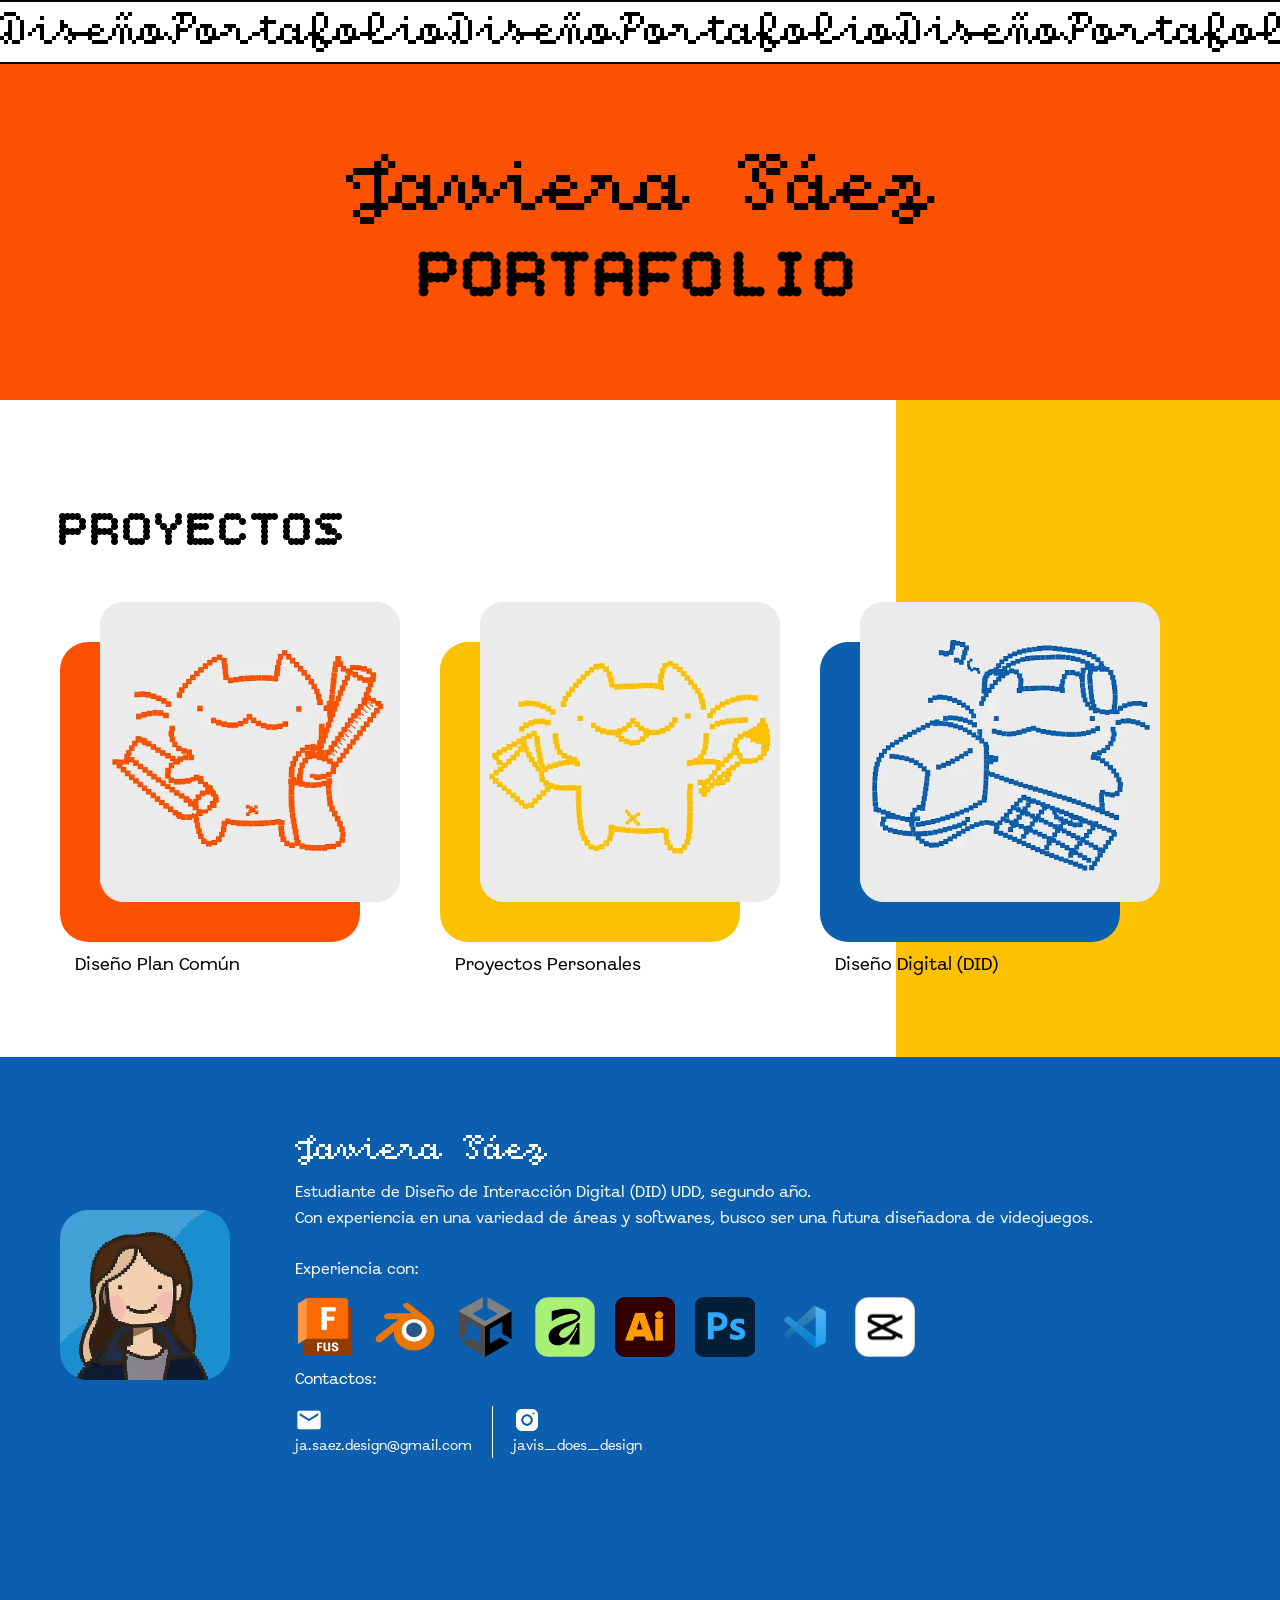
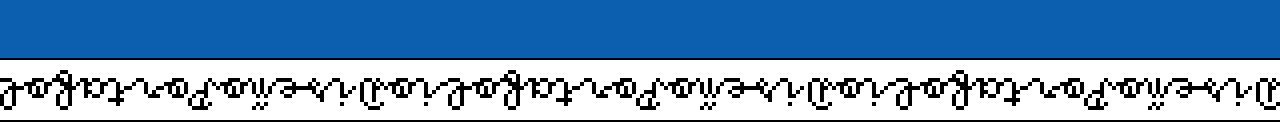
<file: index.html>
<!--Hola! Este es mi primer trabajo con Visual Studio Code, sé que probablemente es una aberacción de código :/, pero es lo mejor que pude hacer en tiempo límitado y con poco conocimiento. Espero que algún día lo pueda mejorar con mayor conocimiento!-->

<!-- Define al navegador que estamos utilizando la versión estándar de HTML5 -->
<!DOCTYPE html>
<!-- Abre el documento HTML y define el idioma principal (español) -->
<html lang="es">
<!--Contiene configuraciones, enlaces a CSS/JS y metadatos.-->
<head>
    <!-- Define la codificación de caracteres universal UTF-8 (admite acentos, ñ, emojis) -->
    <meta charset="UTF-8">
    <!-- Configura la visualización responsiva, adaptando el ancho del sitio al tamaño de la pantalla del dispositivo -->
    <meta name="viewport" content="width=device-width, initial-scale=1.0">
    <!-- Define el título de la pestaña del navegador -->
    <title>Mi Portafolio :) Javiera Sáez</title>
    <!-- Establecer favicon -->
    <link rel="icon" type="image/webp" href="assets/perfil.webp">
    <!-- Conexión previa a los servidores de Google Fonts para acelerar la carga de fuentes -->
    <link rel="preconnect" href="https://fonts.googleapis.com">
    <link rel="preconnect" href="https://fonts.gstatic.com" crossorigin>
    <!-- Carga de la tipografía Outfit desde Google Fonts en distintos grosores de letra -->
    <link href="https://fonts.googleapis.com/css2?family=Outfit:wght@300;400;500;600;700;800&display=swap" rel="stylesheet">
    
    <!-- Vincula la hoja de estilos CSS externa-->
    <link rel="stylesheet" href="css/styles.css">
</head>
<!--Contiene todo el contenido visible de la página.-->
<body>
  <!--========================================================
    FRANJA SUPERIOR ANIMADA
    ========================================================-->
  <!--Aspecto visual de "caja" de texto-->
  <div class="franja-texto">
    <!--Movimiento de texto-->
    <div class="ticker-track">
    <!-- El texto se duplica para que la animación sea continua -->
    <span class="text-sup">DiseñoPortafolioDiseñoPortafolioDiseñoPortafolioDiseñoPortafolio</span>
    <span class="text-sup">DiseñoPortafolioDiseñoPortafolioDiseñoPortafolioDiseñoPortafolio</span>
  </div><!-- fin ticker-track -->
</div><!-- fin franja-texto -->
 
  <!--========================================================
    SECCIÓN SUPERIOR  (títulos + cabecera)
    ========================================================-->
  <!-- Cabecera del sitio (header) -->
  <header class="cabecera">
    <h1 class="title_javiera_saez">Javiera Sáez</h1>
    <h2 class="title_portafolio">PORTAFOLIO</h2>
  </header>

  <!--=======================================================
    SECCIÓN TRABAJOS: tarjetas con los gatitos
    =======================================================-->
  <!--Área blanca de menú donde van las tarjetas-->
  <section class="seccion-trabajos">

  <!-- Rect amarillo decorativo (franja derecha) -->
    <div class="rectangle_fondo_amarillo"></div>

    <!-- Contenido principal -->
    <div class="contenido_principal">
      <!-- Título -->
      <br><br> 
      <h1 class="title_trabajos">PROYECTOS</h1>
      
      <!-- Las tres tarjetas / botones de navegación -->
      <div class="contenedor-botones">
 
        <!-- 1. Diseño Plan Común -->
        <a href="plan-comun.html" class="tarjeta-categoria", target="_self">
          <div class="tarjeta-visual">
            <div class="rectangle_rojo"></div>
            <!--imágen de gatito con dos rutas (normal y hover) marcadas como "data-"-->
            <!--interacción para JavaSript marcada con class .img-hover-->
            <img src="assets/gatito1.webp"
             data-normal="assets/gatito1.webp" 
             data-hover="assets/gatito1-hover.webp"
             class="img_gatito1 img-hover" 
             alt="Diseño Plan Común">
          </div><!--fin tarjeta-visual-->
          <span class="text_diseño-plan-comun">Diseño Plan Común</span>
        </a>
 
        <!-- 2. Proyectos Personales -->
        <a href="proyectos-personales.html" class="tarjeta-categoria", target="_self">
          <div class="tarjeta-visual">
            <div class="rectangle_amarillo"></div>
            <!--imágen de gatito con dos rutas (normal y hover) marcadas como "data-"-->
            <!--interacción para JavaSript marcada con class .img-hover-->
             <img src="assets/gatito2.webp" 
             data-normal="assets/gatito2.webp" 
             data-hover="assets/gatito2-hover.webp"
             class="img_gatito2 img-hover" 
             alt="Proyectos Personales"> 
          </div>
          <span class="text-proyectos-personales">Proyectos Personales</span>
        </a>
 
        <!-- 3. Diseño Digital (DID) -->
        <a href="diseno-digital.html" class="tarjeta-categoria", target="_self">
          <div class="tarjeta-visual">
            <!--imágen de gatito con dos rutas (normal y hover) marcadas como "data-"-->
            <!--interacción para JavaSript marcada con class .img-hover-->
            <div class="rectangle_azul"></div>
             <img src="assets/gatito3.webp" 
             data-normal="assets/gatito3.webp" 
             data-hover="assets/gatito3-hover.webp"
             class="img_gatito3 img-hover" 
             alt="Diseño Digital (DID)"> 
          </div>
          <span class="text-DID">Diseño Digital (DID)</span>
        </a>
 
      </div><!-- fin contenedor-botones -->
    </div><!-- fin contenido-principal -->
  </section>
 
  <!-- Franja azul delgada de separación -->
  <div class="rectangle_fondo_azul"></div>
 
  <!-- ======================================================
       FOOTER: contacto
  ======================================================= -->
  <!--Organizaciòn del footer-->
  <footer class="footer">
 
    <!-- Foto de perfil -->
    <img src="assets/perfil.webp" class="img-perfil">
 
    <!-- Línea divisora entre foto y texto -->
    <div class="vertical-line-1"></div>
 
    <!-- Bloque de nombre + texto de info + iconos (mail, insta) -->
    <div class="bloque-contacto">
 
      <p class="text_contacto_javiera-saez">Javiera Sáez</p>
 
      <p class="text_contacto_info">
        Estudiante de Diseño de Interacción Digital (DID) UDD, segundo año.<br>
        Con experiencia en una variedad de áreas y softwares, busco ser una futura diseñadora de videojuegos.
        <br><br>
        Experiencia con:
      </p>

      <!-- Fila de íconos -->
      <div class="fila-iconos">
 
        <!-- Mail -->
        <div class="icono-grupo">
          <img src="assets/fusion.png" class="img_software" alt="fusion">
        </div>

        <div class="icono-grupo">
          <img src="assets/blender.png" class="img_software" alt="blender">
        </div>
        
        <div class="icono-grupo">
          <img src="assets/unity.png" class="img_software" alt="unity">
        </div>

        <div class="icono-grupo">
          <img src="assets/affinity.png" class="img_software" alt="affinity">
        </div>

        <div class="icono-grupo">
          <img src="assets/illustrator.png" class="img_software" alt="adobe_illustrator">
        </div>

        <div class="icono-grupo">
          <img src="assets/photoshop.png" class="img_software" alt="adobe_photoshop">
        </div>

        <div class="icono-grupo">
          <img src="assets/Visual_studio.png" class="img_software" alt="visual_studio_code">
        </div>

        <div class="icono-grupo">
          <img src="assets/capcut.png" class="img_software" alt="capcut">
        </div>

      </div><!-- fin fila-iconos -->

      <p class="text_contacto_info">
        Contactos:
      </p>

      <!-- Fila de íconos -->
      <div class="fila-iconos">
 
        <!-- Mail -->
        <div class="icono-grupo">
          <img src="assets/mail.png" class="img_mail" alt="mail">
          <span class= "text_mail_udd">ja.saez.design@gmail.com</span>
        </div>
 
        <!-- Línea divisora vertical entre mail e instagram -->
        <div class="vertical-line-2"></div>
 
        <!-- Instagram -->
        <div class="icono-grupo">
          <img src="assets/insta.png" class="img_instagram" alt="instagram">
          <span class="text_xxx">javis_does_design</span>
        </div>
 
      </div><!-- fin fila-iconos -->
 
    </div><!-- fin bloque-contacto -->
 
  </footer>
  <!--========================================================
    FRANJA INFERIOR ANIMADA
    ========================================================-->
  <div class="franja-texto-inferior">
    <div class="ticker-track">
    <!-- El texto se duplica para que la animación sea continua -->
    <span class="text-inf">DiseñoPortafolioDiseñoPortafolioDiseñoPortafolioDiseñoPortafolio</span>
    <span class="text-inf">DiseñoPortafolioDiseñoPortafolioDiseñoPortafolioDiseñoPortafolio</span>
  </div><!---Fin ticker-track-->
</div><!---Fin franja-texto-inferior-->

<!-- Vincula el script externo (siempre al final del <body>) -->
  <script src="js/script.js"></script>
   
</body><!---FIN BODY-->
</html><!---FIN PÁGINA-->
</file>
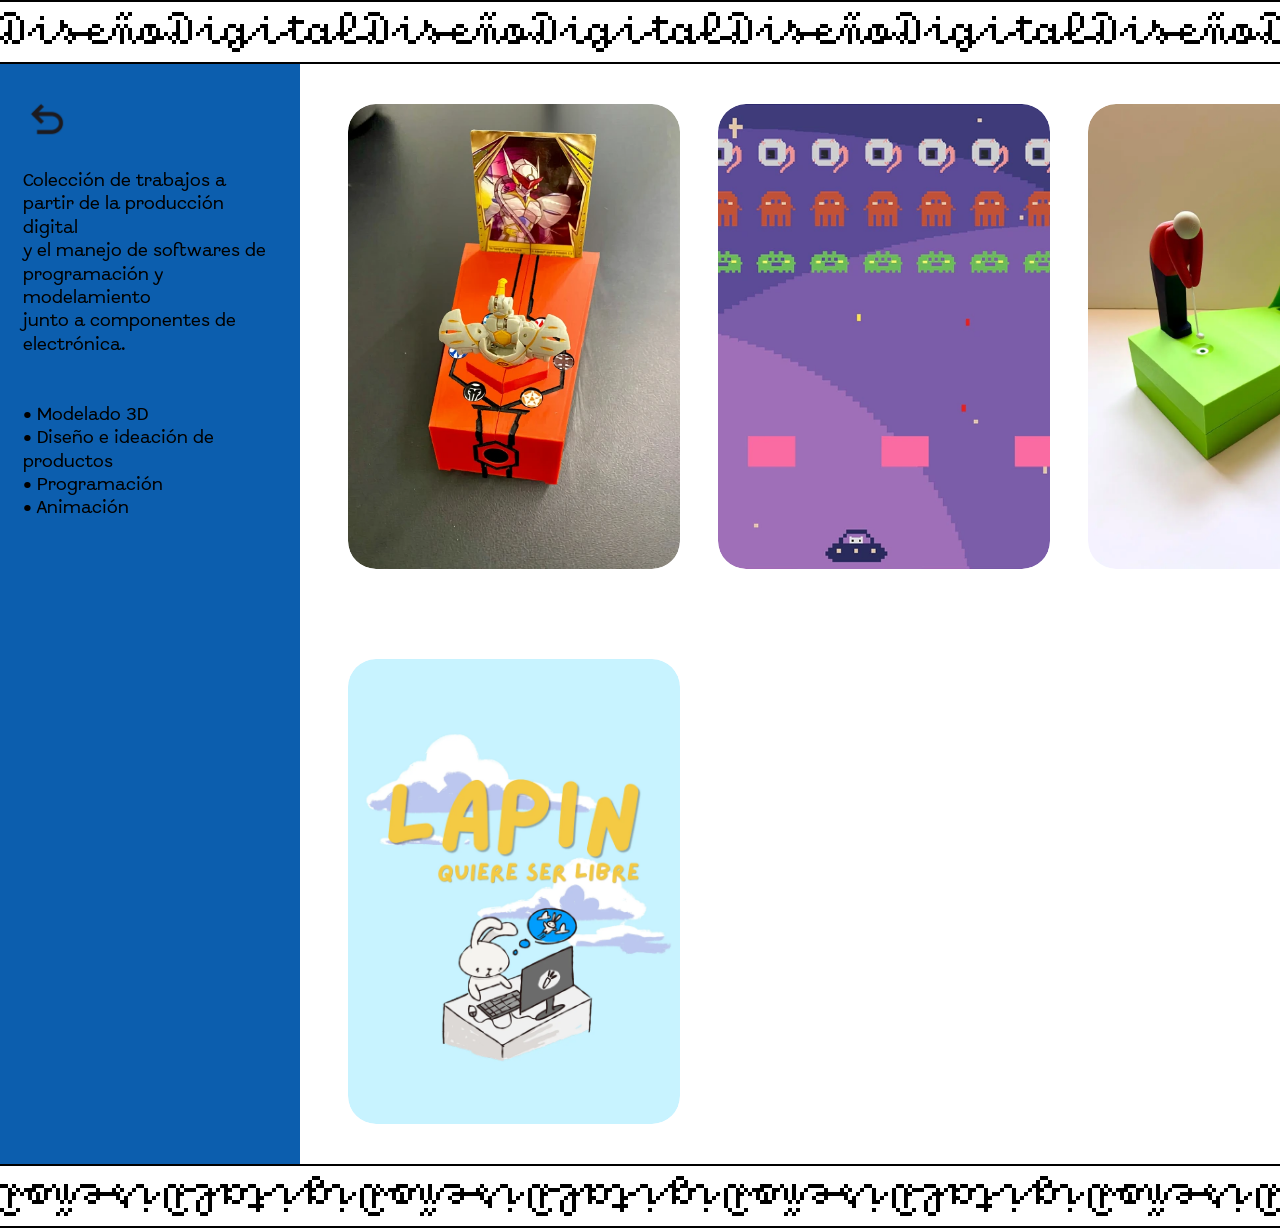
<file: diseno-digital.html>
<!-- Define al navegador que estamos utilizando la versión estándar de HTML5 -->
<!DOCTYPE html>
<!-- Abre el documento HTML y define el idioma principal en español -->
<html lang="en">
<head>
    <!-- Define la codificación de caracteres universal UTF-8 (admite acentos, ñ, emojis) -->
    <meta charset="UTF-8">
    <!-- Configura la visualización responsive, adaptando el ancho del sitio al tamaño de la pantalla del dispositivo -->
    <meta name="viewport" content="width=device-width, initial-scale=1.0">
    <!-- Define el título de la pestaña del navegador -->
    <title>Mi Portafolio :) Diseño Digital</title>
    <!-- Establecer favicon -->
    <link rel="icon" type="image/webp" href="assets/perfil.webp">
    <!-- Conexión previa a los servidores de Google Fonts para acelerar la carga de fuentes -->
    <link rel="preconnect" href="https://fonts.googleapis.com">
    <link rel="preconnect" href="https://fonts.gstatic.com" crossorigin>
    <!-- Carga de la tipografía Outfit desde Google Fonts en distintos grosores de letra -->
    <link href="https://fonts.googleapis.com/css2?family=Outfit:wght@300;400;500;600;700;800&display=swap" rel="stylesheet">
    <!-- Vincula la hoja de estilos CSS externa -->
    <link rel="stylesheet" href="css/styles.css">

</head>
<!--Contiene todo el contenido visible de la página.-->
<body>
 
  <!-- ===========================================
    FRANJA SUPERIOR ANIMADA
  =========================================== -->
  <!--Aspecto visual de "caja" de texto-->
  <div class="franja-texto">
    <!--Movimiento de texto-->
    <div class="ticker-track">
    <!-- El texto se duplica para que la animación sea continua -->
    <span class="text-sup">DiseñoDigitalDiseñoDigitalDiseñoDigitalDiseñoDigitalDiseñoDigitalDiseñoDigital</span>
    <span class="text-sup">DiseñoDigitalDiseñoDigitalDiseñoDigitalDiseñoDigitalDiseñoDigitalDiseñoDigital</span>
  </div><!--Fin ticker-track-->
</div><!--Fin franja-texto-inferior-->
 
  <!-- =========================================== 
    CUERPO DE PÁGINA
   =========================================== -->
   <!--Organización de la página-->
  <div class="pagina">
 
    <!-- Barra lateral roja -->
    <aside class="rect-did">
 
      <!-- Botón volver al menú a través de hipervínculo (href) -->
      <a href="index.html", target="_self">
        <img src="assets/undo.png" class="undo" alt="Volver">
      </a>
 
      <!-- Texto descriptivo -->
      <p class="text-descriptivo">
        Colección de trabajos a partir de la producción digital 
        <br>
        y el manejo de softwares de programación y modelamiento
        <br>
        junto a componentes de electrónica.<br><br>
        <br>
        • Modelado 3D<br>
        • Diseño e ideación de productos<br>
        • Programación<br>
        • Animación<br>
      </p>
 
    </aside>
 
    <!-- Área de imágenes (clickeables → sub-sub-página) -->
    <main class="area-imagenes-plan-comun">
 
      <!-- Imagen 1 -->
      <a href="dd-bakugan.html", target="_self" class="foto-con-hover">
        <img src="assets/bakugan-menu.webp" class="image-placeholder-1" alt="Display Interactivo Bakugan"> 
        <span class="foto-titulo">Display Interactivo Bakugan</span>
      </a>
 
      <!-- Imagen 2 -->
      <a href="dd-juego.html", target="_self" class="foto-con-hover">
        <img src="assets/juego-menu.webp" class="image-placeholder-2" alt="Mao Mao va al Espacio">
        <span class="foto-titulo">Mao Mao va al Espacio</span>
      </a>

      <!-- Imagen 3 -->
      <a href="dd-golfito.html", target="_self" class="foto-con-hover">
        <img src="assets/golfito-menu.webp" class="image-placeholder-2" alt="Golfito">
        <span class="foto-titulo">Golfito</span>
      </a>

      <!-- Imagen 4 -->
      <a href="dd-lapin.html", target="_self" class="foto-con-hover">
        <img src="assets/Lapin.webp" class="image-placeholder-2" alt="Lapin quiere ser libre">
        <span class="foto-titulo">Corto Animado: Lapin quiere ser libre</span>
      </a>
 
    </main>
 
  </div><!-- fin .pagina -->
 
  <!-- ===========================================
    FRANJA INFERIOR (invertida) 
  =========================================== -->
  <div class="franja-texto-inferior">
    <div class="ticker-track">
    <!-- El texto se duplica para que la animación sea continua -->
    <span class="text-inf">DiseñoDigitalDiseñoDigitalDiseñoDigitalDiseñoDigitalDiseñoDigitalDiseñoDigital</span>
    <span class="text-inf">DiseñoDigitalDiseñoDigitalDiseñoDigitalDiseñoDigitalDiseñoDigitalDiseñoDigital</span>
  </div><!--Fin ticker-track-->
</div><!--Fin franja-texto-inferior-->

<!-- Vincula la hoja de JavaScript externa -->
    <script src="js/script.js"></script>
    
</body><!--FIN BODY-->
</html><!--FIN PÁGINA-->
</file>
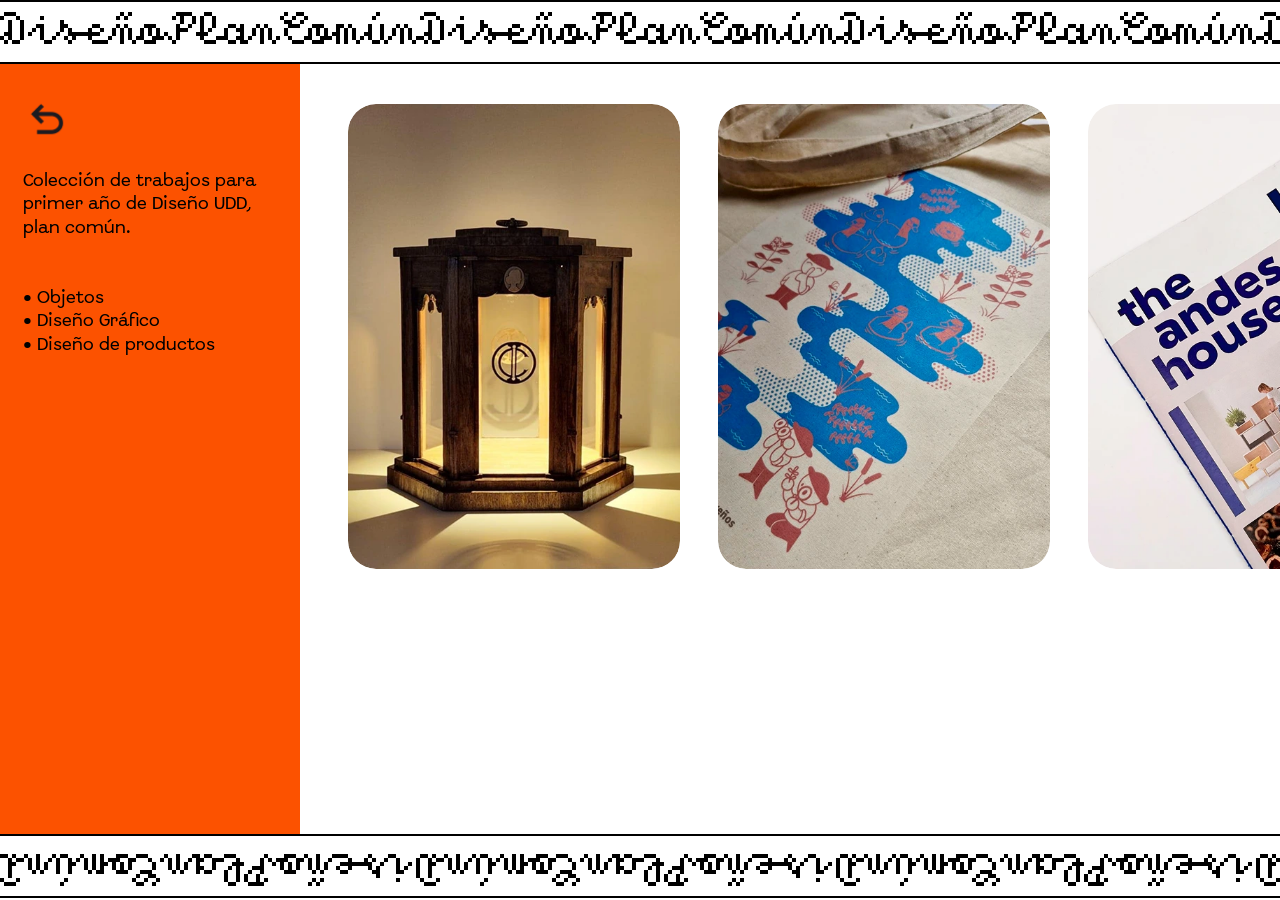
<file: plan-comun.html>
<!-- Define al navegador que estamos utilizando la versión estándar de HTML5 -->
<!DOCTYPE html>
<!-- Abre el documento HTML y define el idioma principal en español -->
<html lang="en">
<!--Contiene configuraciones, enlaces a CSS/JS y metadatos.-->
<head>
    <!-- Define la codificación de caracteres universal UTF-8 (admite acentos, ñ, emojis) -->
    <meta charset="UTF-8">
    <!-- Configura la visualización responsive, adaptando el ancho del sitio al tamaño de la pantalla del dispositivo -->
    <meta name="viewport" content="width=device-width, initial-scale=1.0">
    <!-- Define el título de la pestaña del navegador -->
    <title>Mi Portafolio :) Plan Común</title>
    <!-- Establecer favicon -->
    <link rel="icon" type="image/webp" href="assets/perfil.webp">
    <!-- Conexión previa a los servidores de Google Fonts para acelerar la carga de fuentes -->
    <link rel="preconnect" href="https://fonts.googleapis.com">
    <link rel="preconnect" href="https://fonts.gstatic.com" crossorigin>
    <!-- Carga de la tipografía Outfit desde Google Fonts en distintos grosores de letra -->
    <link href="https://fonts.googleapis.com/css2?family=Outfit:wght@300;400;500;600;700;800&display=swap" rel="stylesheet">  
    <!-- Vincula la hoja de estilos CSS externa -->
    <link rel="stylesheet" href="css/styles.css">

</head>
<!--Contiene todo el contenido visible de la página.-->
<body>
 
  <!-- ===========================================
    FRANJA SUPERIOR 
  ===========================================-->
  <div class="franja-texto">
    <div class="ticker-track">
    <!-- El texto se duplica para que la animación sea continua -->
    <span class="text-sup"> DiseñoPlanComúnDiseñoPlanComúnDiseñoPlanComúnDiseñoPlanComún</span>
    <span class="text-sup"> DiseñoPlanComúnDiseñoPlanComúnDiseñoPlanComúnDiseñoPlanComún</span>
  </div><!--fin ticker-track-->
</div><!--fin franja-texto-->
 
  <!-- ===========================================
    CUERPO 
  =========================================== -->
  <!--Organización de página-->
  <div class="pagina">
 
    <!-- Barra lateral roja -->
    <aside class="rect-plan-comun">
 
      <!-- Botón volver al menú -->
      <a href="index.html", target="_self">
        <img src="assets/undo.png" class="undo" alt="Volver">
      </a>
 
      <!-- Texto descriptivo -->
      <p class="text-descriptivo">
        Colección de trabajos para primer año de Diseño UDD, 
        <br> 
        plan común.<br><br>
        <br>
        • Objetos<br>
        • Diseño Gráfico<br>
        • Diseño de productos
      </p>
 
    </aside>
 
    <!-- Área de imágenes (clickeables → sub-sub-página) -->
    <main class="area-imagenes-plan-comun">
 
      <!-- Imagen 1  -->
      <a href="pc-farol.html", target="_self" class="foto-con-hover">
        <img src="assets/farol-menu.webp" class="image-placeholder-1" alt="Luz para la Nación"> 
        <span class="foto-titulo">Luz para la Nación</span>
      </a>
 
      <!-- Imagen 2  -->
      <a href="pc-timbres.html", target="_self" class="foto-con-hover">
        <img src="assets/timbres-menu.webp" class="image-placeholder-2" alt="Set de Timbres"> 
        <div class="foto-titulo">Set de Timbres</div>
      </a>
 
      <!-- Imagen 3  -->
      <a href="pc-revista.html", target="_self" class="foto-con-hover">
        <img src="assets/revista-menu.webp" class="image-placeholder-3" alt="Revista The Andes House">
        <div class="foto-titulo">Revista The Andes House</div>
      </a>
 
    </main>
 
  </div>
 
  <!-- ===========================================
    FRANJA INFERIOR (invertida) 
  =========================================== -->
  <!--Aspecto visual de texto-->
  <div class="franja-texto-inferior">
  <!--Movimiento de texto.-->
  <div class="ticker-track">
    <!-- El texto se duplica para que la animación sea continua -->
    <span class="text-inf"> DiseñoPlanComúnDiseñoPlanComúnDiseñoPlanComúnDiseñoPlanComún</span>
    <span class="text-inf"> DiseñoPlanComúnDiseñoPlanComúnDiseñoPlanComúnDiseñoPlanComún</span>
  </div><!--Fin ticker-track-->
</div><!--Fin de franja-texto-inferior-->
 
<!-- Vincula la hoja de JavaScript externa -->
    <script src="js/script.js"></script>

</body><!--FIN BODY-->
</html><!--FIN PÀGINA-->
</file>
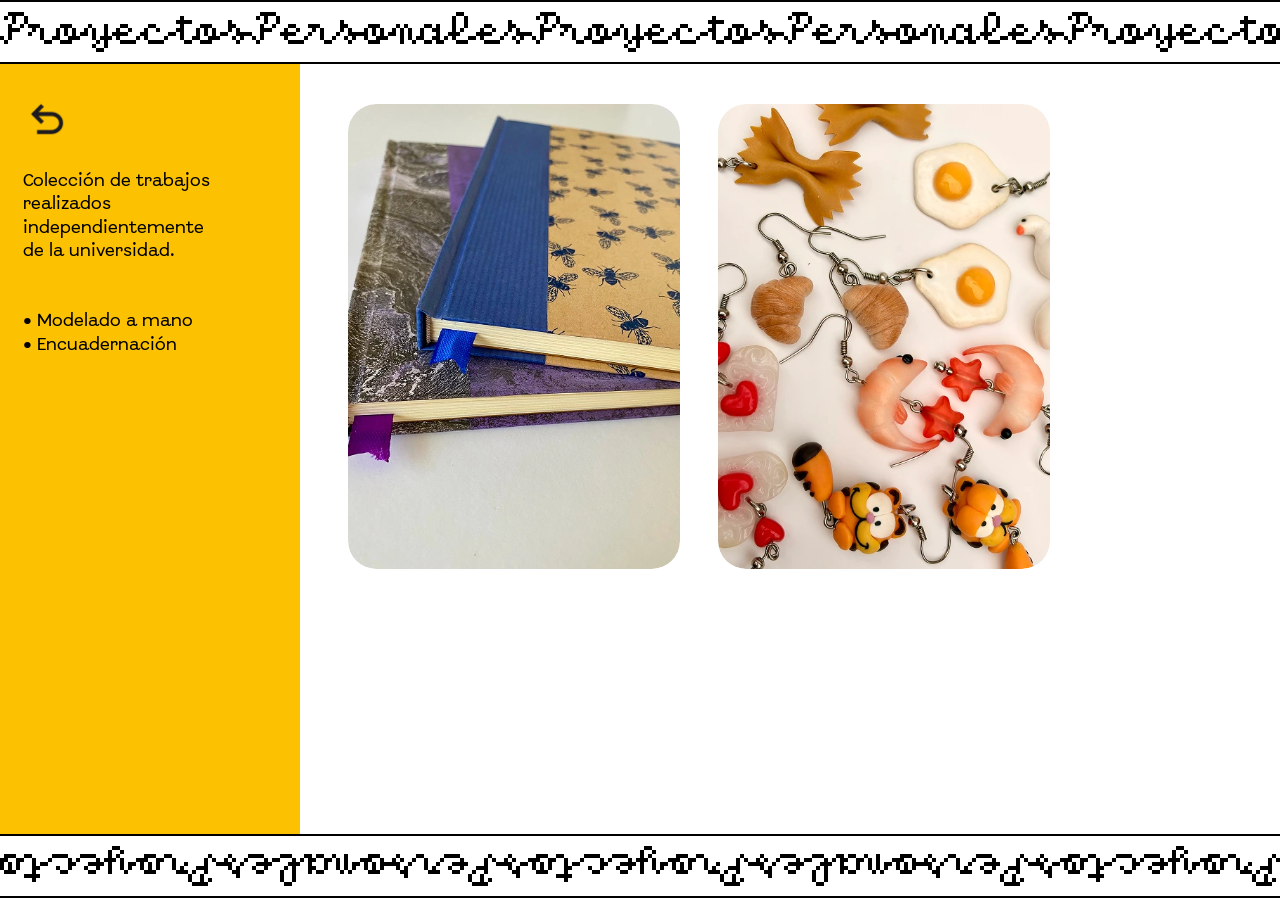
<file: proyectos-personales.html>
<!-- Define al navegador que estamos utilizando la versión estándar de HTML5 -->
<!DOCTYPE html>
<!-- Abre el documento HTML y define el idioma principal en español -->
<html lang="en">
<!--Contiene configuraciones, enlaces a CSS/JS y metadatos.-->
<head>
    <!-- Define la codificación de caracteres universal UTF-8 (admite acentos, ñ, emojis) -->
    <meta charset="UTF-8">
    <!-- Configura la visualización responsive, adaptando el ancho del sitio al tamaño de la pantalla del dispositivo -->
    <meta name="viewport" content="width=device-width, initial-scale=1.0">
    <!-- Define el título de la pestaña del navegador -->
    <title>Mi Portafolio :) Proyectos Personales</title>
    <!-- Establecer favicon -->
    <link rel="icon" type="image/webp" href="assets/perfil.webp">
    <!-- Conexión previa a los servidores de Google Fonts para acelerar la carga de fuentes -->
    <link rel="preconnect" href="https://fonts.googleapis.com">
    <link rel="preconnect" href="https://fonts.gstatic.com" crossorigin>
    <!-- Carga de la tipografía Outfit desde Google Fonts en distintos grosores de letra -->
    <link href="https://fonts.googleapis.com/css2?family=Outfit:wght@300;400;500;600;700;800&display=swap" rel="stylesheet">
    <!-- Vincula la hoja de estilos CSS externa -->
    <link rel="stylesheet" href="css/styles.css">
</head>
<!--Contiene todo el contenido visible de la página.-->
<body>
 
  <!-- ===========================================
    FRANJA SUPERIOR 
  =========================================== -->
  <div class="franja-texto">
    <div class="ticker-track">
    <!-- El texto se duplica para que la animación sea continua -->
    <span class="text-sup">ProyectosPersonalesProyectosPersonalesProyectosPersonalesProyectosPersonales</span>
    <span class="text-sup">ProyectosPersonalesProyectosPersonalesProyectosPersonalesProyectosPersonales</span>
  </div><!--fin ticker-track-->
</div><!--fin franja-texto-->
 
  <!-- ===========================================
    CUERPO 
  =========================================== -->
  <!--Organización de página-->
  <div class="pagina">
 
    <!-- Barra lateral roja -->
    <aside class="rect-personal">
 
      <!-- Botón volver al menú -->
      <a href="index.html", target="_self">
        <img src="assets/undo.png" class="undo" alt="Volver">
      </a>
 
      <!-- Texto descriptivo -->
      <p class="text-descriptivo">
        Colección de trabajos realizados independientemente
        <br>
        de la universidad.<br><br>
        <br>
        • Modelado a mano<br>
        • Encuadernación
      </p>
 
    </aside>
 
    <!-- Área de imágenes (clickeables → sub-sub-página) -->
    <main class="area-imagenes">
 
      <!-- Imagen 1 (arriba izquierda) -->
      <a href="pp-encuadernación.html", target="_self" class="foto-con-hover">
        <img src="assets/libros-menu.webp" class="image-placeholder-1" alt="Encuadernación Artesanal">
        <span class="foto-titulo">Encuadernación Artesanal</span>
      </a>
 
      <!-- Imagen 2 (arriba derecha) -->
      <a href="pp-aritos.html", target="_self" class="foto-con-hover">
        <img src="assets/aritos-menu.webp" class="image-placeholder-2" alt="Aritos Modelados a Mano">
        <span class="foto-titulo">Aritos Modelados a Mano</span>
      </a>
 
    </main>
 
  </div><!-- fin .pagina -->
 
  <!-- =========================================== 
    FRANJA INFERIOR (invertida) 
  =========================================== -->
  <!--Aspecto visual de texto-->
  <div class="franja-texto-inferior">
  <!--movimiento texto-->
   <div class="ticker-track">
    <!-- El texto se duplica para que la animación sea continua -->
    <span class="text-inf">ProyectosPersonalesProyectosPersonalesProyectosPersonalesProyectosPersonales</span>
    <span class="text-inf">ProyectosPersonalesProyectosPersonalesProyectosPersonalesProyectosPersonales</span>
   </div>
 </div>
 
 <!-- Vincula la hoja de JavaScript externa -->
    <script src="js/script.js"></script>

</body><!--FIN BODY-->
</html><!--FIN PÁGINA-->
</file>
<file: css/styles.css>
/*Código creado con la ayuda de Claude AI*/
/*INICIO CÓDIGO CSS*/
/*=======================================================================================

ESTABLECER ELEMENTOS GLOBALES

=======================================================================================*/
 /*-----------------------------------------
 Establecer tipografías
 -----------------------------------------*/
  /*Tipografía decorativa Pixel Cursive*/
 @font-face {
    font-family: 'pixelcursive';                             /* Nombre que le asigno yo */
    src: url('../fonts/FT88-School.ttf') format('truetype'); /* Ruta al archivo */
    font-weight: normal;                                     /* Grosor de la letra */
    font-style: normal;                                      /* Estilo de la letra */ 
}
  /*Tipografía para títulos Bitcount*/
 @font-face {
    font-family: 'bitcount';                                                         /* Nombre que le asigno yo */
    src: url('../fonts/BitcountGridSingle_Cursive-SemiBold.ttf') format('truetype'); /* Ruta al archivo */
    font-weight: normal;                                                             /* Grosor de la letra */
    font-style: normal;                                                              /* Estilo de la letra */
}
  /*Tipografía para cuerpos de texto Abordage*/
 @font-face {
    font-family: 'abordage';                                       /* Nombre que le asigno yo */
    src: url('../fonts/Abordage-Regular.ttf') format('truetype');  /* Ruta al archivo */
    font-weight: normal;                                           /* Grosor de la letra */
    font-style: normal;                                            /* Estilo de la letra */
}
/*-----------------------------------------
Variables globales del diseño 
-----------------------------------------*/

 /*Paleta de colores*/
    :root { /*selector de elementos raíz del documento*/
    --amarillo: #FCC100;        /*color amarillo*/
    --rojo: #FC5200;            /*color rojo*/
    --azul: #0C5EAE;            /*color azul*/
    --bg-color: #FFFFFF;        /*color blanco*/     
    --texto: #0f172a;           /*color negro*/
    --transition-smooth: all 0.3s cubic-bezier(0.4, 0, 0.2, 1); /*transición para animación de hover*/
    }
    /* RESET: para sacar parametros preestabecidos del sitio web */
    *, *::before, *::after {  /*elementos que el programa agrega antes y despùes de cada elemento*/
      box-sizing: border-box;   /*incluye el padding y border dentro del ancho/alto declarado*/
      margin: 0;                /*margen reset*/
      padding: 0;               /*padding reset*/
    }
    
    /*dentro del body, preestablecido:*/
    body {
      font-family: 'abordage', "Helvetica", Arial, sans-serif;  /*tipografía abordage*/
      background: #ffffff;       /*color de fondo blanco*/
      overflow-x: hidden;          /*corta contenido sobresaliente en x*/
    }

/*=======================================================================================

MENÚ PRINCIPAL (INDEX.HTML)

=======================================================================================*/
    /*-----------------------------------------
       FRANJAS DE TEXTO ANIMADAS (ticker)
    -----------------------------------------*/
    /*Movimiento de texto*/
    @keyframes ticker{    /*define una animación con fotogramas clave*/
      0%   { transform: translateX(-50%); } /*texto inicia desplazado a la izquierda por la mitad de su ancho*/
      100% { transform: translateX(0); }    /*texto se deplaza a la derecha hacia su posición original*/
    }
    /*0% -> inicio de animación
    100% -> final de animación*/
    
    /* Este es el que se mueve, contiene las dos copias de texto juntas (que estan en el html)*/
    .ticker-track {
      display: inline-flex;                  /* pone los dos textos pegados, sin huecos */
      animation: ticker 70s linear infinite; /*animación continua (ticker), 20s en completar*/
    }

    /*------------FRANJA DE TEXTO SUPERIOR------------*/
    /*Aspecto visual de "caja" de texto*/
    .franja-texto {
      width: 100%;                     /*ocupa todo el ancho de donde esta contenido*/
      overflow: hidden;                /*se corta contenido que se sale de su contenedor*/
      white-space: nowrap;             /*texto se mantiene en una sola línea, sin pasar a otra*/
      border-top: 2px solid #000;    /*contorno superior de "caja"*/
      border-bottom: 2px solid #000; /*contorno inferior de "caja"*/
      padding: 4px 0;                  /*padding de 4px arriba y abajo, 0 a los lados*/
    }

    /*Aspecto visual texto dentro de "caja"*/
    .text-sup {
      display: inline-block;                         /*display que respeta configuración de textos y tenerlos uno al lado del otro*/
      color: #000000;                              /*color de texto negro*/ 
      font-family: 'pixelcursive', monospace;        /*tipografía*/
      font-weight: 400;                              /*grosor de texto normal(400)*/
      font-size: clamp(28px, 4vw, 40px);             /*parámetros de cambios en tamaño de texto dentro de distintas pantallas(mín, espacio que ocupa, máx)*/
      line-height: 1.3;                              /*altura de línea de texto*/
    }

    /*------------------FRANJA DE TEXTO INFERIOR (igual a la superior, rotada)---------*/
    /*Aspecto visual de "caja" de texto*/
    .franja-texto-inferior {
      width: 100%;                      /*ocupa todo el ancho de donde esta contenido*/
      overflow: hidden;                 /*se corta contenido que se sale de su contenedor*/
      white-space: nowrap;              /*texto se mantiene en una sola línea, sin pasar a otra*/
      border-top: 2px solid #000;     /*contorno superior de "caja"*/
      border-bottom: 2px solid #000;  /*contorno inferior de "caja"*/
      padding: 4px 0;                   /*padding de 4px arriba y abajo, 0 a los lados*/
      /*La franja inferior va al revés*/
      transform: rotate(180deg); /*rotar texto 180*/
    }                 
 
    /*Aspecto visual texto dentro de "caja"*/
    .text-inf {
      display: inline-block;                  /*display que respeta configuración de textos y tenerlos uno al lado del otro*/
      color: #000000;                       /*color de texto*/
      font-family: 'pixelcursive', monospace; /*tipografía*/
      font-weight: 400;                       /*grosor de texto normal(400)*/
      font-size: clamp(28px, 4vw, 40px);      /*parámetros de cambios en tamaño de texto dentro de distintas pantallas(mín, espacio que ocupa, máx)*/
      line-height: 1.3;                       /*altura de línea de texto*/
    }
 
    /*-----------------------------------------------------
       SECCIÓN SUPERIOR  (títulos + cabecera)
    -----------------------------------------------------*/
     /* Cabecera de color rojo */
     .cabecera {
     background: #FC5200; /*color de fondo*/
     padding: 80px 65px;    /*espacio interior entre borde y contenido*/
    }   

    /*-------------Títulos-------------*/
    /*título principal "Javiera Sáez"*/
    .title_javiera_saez {
      color: #000000;                       /*color*/
      font-family: 'pixelcursive', monospace; /*tipografía*/
      font-weight: 400;                       /*grosor de texto normal(400)*/
      font-size: clamp(36px, 5.5vw, 75px);    /*parámetros de cambios en tamaño de texto dentro de distintas pantallas(mín, espacio que ocupa, máx)*/
      line-height: 1.3;                       /*altura de línea de texto*/
      text-align: center;                     /*alineación del texto*/
    }
 
    /*título principal "Portafolio"*/
    .title_portafolio {
      color: #000000;                   /*color*/
      font-family: 'bitcount', monospace; /*tipografía*/
      font-weight: 600;                   /*grosor de texto normal(400)*/
      font-size: clamp(36px, 5.5vw, 75px);/*parámetros de cambios en tamaño de texto dentro de distintas pantallas(mín, espacio que ocupa, máx)*/
      line-height: 1.2;                   /*altura de línea de texto*/
      text-align: center;                 /*alineación del texto*/
      letter-spacing: 2px;                /*espacio entre letras*/
    }
    
    /*---------------------------------------------------
       SECCIÓN TRABAJOS: tarjetas con los gatitos
    ----------------------------------------------------*/

    /* Área blanca de menú donde van las tarjetas */
    .seccion-trabajos {
      display: flex;          /*layout de elementos, flexible*/
      position: relative;     /*posición de referencia*/
      min-height: 550px;      /*altura mínima*/
      overflow: visible;      /*contenido sobresale de elemento*/
      margin-left: 0;         /*margen, izquierdo*/
    }
 
    /* Rectángulo decorativo amarillo a la derecha */
    .rectangle_fondo_amarillo {
      position: absolute;            /*posición relativa a referencia*/
      right: 0;                      /*posición exacta respecto a contenedor de referencia, derecha*/
      top: 0;                        /*posición exacta respecto a contenedor de referencia, arriba*/
      width: 30%;                    /*ancho*/
      height: 100%;                  /*altura*/
      background: #FCC100;         /*color de fondo*/
      border: 1px solid transparent; /*orilla*/
      z-index: 0;                    /*control de apilamiento (nº mayor sobre menor)*/
    }
 
    /* Contenido principal sobre el fondo */
    .contenido_principal {
      position: relative;            /*posición de referencia*/
      z-index: 1;                    /*control de apilamiento (nº mayor sobre menor)*/
      width: 100%;                   /*ancho*/
      padding: 40px 60px 80px 60px;  /*espacio interno entre elemento y su contenido*/
      display: flex;                 /*layout de elementos, flexible*/
      flex-direction: column;        /*específica orientación de items flex*/
      gap: 24px;                     /*espacio entre "hijos" de un contenedor*/
    }

    /* Aspecto título "trabajos" */
    .title_trabajos {
     color: #000000;                   /*color*/
     font-family: 'bitcount', monospace; /*tipografía*/
     font-weight: 400;                   /*grosor de texto normal(400)*/
     font-size: clamp(28px, 4vw, 50px);  /*parámetros de cambios en tamaño de texto dentro de distintas pantallas(mín, espacio que ocupa, máx)*/
     letter-spacing: 2px;                /*espacio entre letras*/
    }

    /* Fila de tarjetas/gatitos */
    .contenedor-botones {
      display: flex;                     /*layout de elementos, flexible*/
      flex-direction: row;               /*específica orientación de items flex*/
      gap: 40px;                         /*espacio entre "hijos" de un contenedor*/
      flex-wrap: wrap;                   /*elementos dentro de un contenedor pasa hacía abajo si no caben*/
      align-items: flex-end; /* alinea por la base para que los textos queden a la misma altura */
      margin-top: 16px;      /*margen, arriba*/
      margin-left: 0;        /*margen, izquierdo*/
      justify-content: left; /* centra las tres tarjetas horizontalmente */
      padding-right: 0;      /*espacio interno entre elemento y su contenido*/
    }
 
    /* Tarjeta genérica (enlace) */
    .tarjeta-categoria {
      display: flex;             /*layout de elementos, flexible*/
      flex-direction: column;    /*específica orientación de items flex*/
      align-items: flex-start;   /*alinear por eje*/
      gap: 12px;                 /*espacio entre "hijos" de un contenedor*/
      text-decoration: none;     /*decoración de texto*/
      cursor: pointer;           /*cambio del cursor*/
    }
 
    /* ------------------------------------------------------
       TARJETA: rectángulo de color + imagen desplazada
    ------------------------------------------------------- */
    /*apariencia de tarjeta de área total*/
    .tarjeta-visual {
      position: relative;   /*posición de referencia*/
      /* tamaño total del área = rectángulo + desplazamiento */
      width: 340px;   /*ancho*/
      height: 340px;  /*altura*/
    }
    /*ANIMACIÓN DE HOVER*/
    /* Estado normal: prepara la animación */
    .tarjeta-categoria {
      transition: all 0.3s cubic-bezier(0.4, 0, 0.2, 1); /*estado de transicion para animación*/
    }
    /*ANIMACIÓN DE HOVER*/
    /* Al pasar el mouse (hover): se eleva y agrega sombra */
    .tarjeta-categoria:hover {
      transform: translateY(-8px);                           /*elevación*/
      filter: drop-shadow(0px 8px 6px rgba(0, 0, 0, 0.2)); /*efecto de sombra*/
    }
 
    /* Rectángulos de color para botones de gatitos (abajo-izquierda) */
    .rectangle_rojo,
    .rectangle_amarillo,
    .rectangle_azul {
      position: absolute;              /*posición relativa a referencia*/
      bottom: 0;                       /*posición exacta respecto a contenedor de referencia, abajo*/
      left: 0;                         /*posición exacta respecto a contenedor de referencia, izquierda*/
      width: 300px;                    /*ancho*/
      height: 300px;                   /*altura*/
      border-radius: 28px;             /*radio de orilla*/
      border: 1px solid transparent;   /*orilla*/
    }
    /* Asignar sus colores correspondientes */
    .rectangle_rojo    { background: #FC5200; }  /*color de fondo*/
    .rectangle_amarillo{ background: #FCC100; }  /*color de fondo*/
    .rectangle_azul    { background: #0C5EAE; }  /*color de fondo*/
 
    /* Imágenes (arriba-derecha, desplazadas ~28px) */
    .img_gatito1,
    .img_gatito2,
    .img_gatito3 {
      position: absolute;     /*posición relativa a referencia*/
      top: 0;                 /*posición exacta respecto a contenedor de referencia, arriba*/
      right: 0;               /*posición exacta respecto a contenedor de referencia, derecha*/
      width: 300px;           /*ancho*/
      height: 300px;          /*altura*/
      background: #E6E6E6;  /*color de fondo*/
      border-radius: 24px;    /*radio de orilla*/
      object-fit: cover;      /*rellena espacio sin deformarse*/
      display: block;         /*layout de elementos, en bloque*/
    }
 
    /* Etiquetas de texto debajo de cada tarjeta */
    .text_diseño-plan-comun,
    .text-proyectos-personales,
    .text-DID {
      color: #000000;                                         /*color*/
      font-family: 'abordage', "Helvetica", Arial, sans-serif;  /*tipografía*/
      font-weight: 400;                                         /*grosor de texto normal(400)*/
      font-size: clamp(13px, 1.5vw, 18px);                      /*parámetros de cambios en tamaño de texto dentro de distintas pantallas(mín, espacio que ocupa, máx)*/
      line-height: 1.3;                                         /*altura de línea de texto*/
      text-align: left;                                         /*alineación del texto*/
      margin-left: 15px;                                        /*margen, izquierdo*/
    }
 
    /*-----------------------------------------
       FOOTER: contacto (fondo azul)
    -----------------------------------------*/

    /* FRANJA AZUL delgada de separación */
    .rectangle_fondo_azul {
      width: 100%;            /*ancho*/
      height: 14px;           /*altura*/
      background: #0C5EAE;  /*color de fondo*/
    }
 
    /*footer de menú*/
    .footer {
      background: #0C5EAE;      /*color de fondo*/
      display: flex;              /*layout de elementos, flexible*/
      flex-direction: row;        /*específica orientación de items flex*/
      align-items: center;        /*alinear por eje*/
      gap: 32px;                  /*espacio entre "hijos" de un contenedor*/
      padding: 60px 60px 200px;   /*espacio interno entre elemento y su contenido*/
    }
 
    /* Foto de perfil */
    .img-perfil {
      width: 170px;         /*ancho*/
      height: 170px;        /*altura*/
      border-radius: 22px;  /*borde de orilla*/
      object-fit: cover;    /*rellena espacio sin deformarse*/
      flex-shrink: 0;       /*objeto no se achica*/
      display: block;       /*layout de elementos, en bloque*/
    }
 
    /* Línea divisora vertical entre foto y texto */
    .vertical-line-1 {
      width: 1px;               /*ancho*/
      height: 120px;            /*altura*/
      background: #fbfdfd00;  /*color de fondo*/
      flex-shrink: 0;           /*objeto no se achica*/
    }
 
    /* Bloque de nombre + descripción + contactos */
    .bloque-contacto {
      display: flex;          /*layout de elementos, flexible*/
      flex-direction: column; /*específica orientación de items flex*/
      gap: 10px;              /*espacio entre "hijos" de un contenedor*/
    }
 
    /*texto para contactos*/
    .text_contacto_javiera-saez {
      color: #FBFDFD;                       /*color*/
      font-family: 'pixelcursive', monospace; /*tipografía*/
      font-weight: 400;                       /*grosor de texto normal(400)*/
      font-size: clamp(18px, 2.5vw, 30px);    /*parámetros de cambios en tamaño de texto dentro de distintas pantallas(mín, espacio que ocupa, máx)*/
      line-height: 1.3;                       /*altura de línea de texto*/
    }
 
    /*texto para contactos*/
    .text_contacto_info {
      color: #FBFDFD;     /*color*/
      font-family: 'abordage', "Helvetica", Arial, sans-serif;  /*tipografía*/
      font-weight: 400;                                         /*grosor de texto normal(400)*/
      font-size: clamp(12px, 1.3vw, 16px);                      /*parámetros de cambios en tamaño de texto dentro de distintas pantallas(mín, espacio que ocupa, máx)*/
      line-height: 1.6;                                         /*altura de línea de texto*/
    }
 
    /* --------------------------------------------------------
       FILA DE ICONOS DE CONTACTO
       (separados por una línea vertical entre mail e instagram)
    -------------------------------------------------------- */
    /*orden de íconos*/
    .fila-iconos {
      display: flex;            /*layout de elementos, flexible*/
      flex-direction: row;      /*específica orientación de items flex*/
      align-items: flex-start;  /* alinea por arriba */
      gap: 20px;                /*espacio entre "hijos" de un contenedor*/
      margin-top: 4px;          /*margen, arriba*/
    }
 
    /* Cada grupo icono+texto es una columna */
    .icono-grupo {
      display: flex;            /*layout de elementos, flexible*/
      flex-direction: column;   /*específica orientación de items flex*/
      align-items: flex-start;  /*alinear por eje*/
      gap: 4px;                 /*espacio entre "hijos" de un contenedor*/
    }

    /*aspecto visual fotos íconos*/
    .img_software {
      width: 60px;         /*ancho*/
      height: 60px;        /*altura*/
      border-radius: 6px;  /*borde de orilla*/
      object-fit: cover;   /*rellena espacio sin deformarse*/
      display: block;      /*layout de elementos, en bloque*/
    }
 
    /*aspecto visual fotos íconos*/
    .img_mail,
    .img_instagram {
      width: 28px;         /*ancho*/
      height: 28px;        /*altura*/
      border-radius: 6px;  /*borde de orilla*/
      object-fit: cover;   /*rellena espacio sin deformarse*/
      display: block;      /*layout de elementos, en bloque*/
    }
 
    /*texto de íconos*/
    .text_mail_udd,
    .text_xxx {
      color: #FBFDFD;     /*color*/
      font-family: 'abordage', "Helvetica", Arial, sans-serif;  /*tipografía*/
      font-weight: 400;                                         /*grosor de texto normal(400)*/
      font-size: clamp(11px, 1.2vw, 14px);                      /*parámetros de cambios en tamaño de texto dentro de distintas pantallas(mín, espacio que ocupa, máx)*/
      line-height: 1.3;                                         /*altura de línea de texto*/
    }
 
    /* Línea vertical entre los dos grupos de iconos */
    .vertical-line-2 {
      width: 1px;             /*ancho*/
      height: 52px;           /* cubre icono + texto */
      background: #FBFDFD;  /*color de fondo*/
      flex-shrink: 0;         /*objeto no se encoge*/
      align-self: center;     /*alineación*/
    }

/*=======================================================================================

PÁGINAS SUBMENUS: PLAN COMÚN, PROYECTOS PERSONALES Y DISEÑO DIGITAL

=======================================================================================*/
 
    /* -----------------------------------------
       CUERPO PRINCIPAL: barra lateral + contenido
   ----------------------------------------- */
    /*Organizaciòn de página*/
    .pagina {
      display: flex;                   /*layout de elementos, flexible*/
      flex-direction: row;             /*específica orientación de items flex*/
      min-height: calc(100vh - 130px); /* altura mínima */
    }
 
    /* Rectángulo lateral izquierdo de color */
    .rect-plan-comun,
    .rect-personal,
    .rect-did {
      width: 300px;           /*ancho*/
      flex-shrink: 0;         /*no cambia de tamaño*/
      padding: 32px 23px;     /*espacio interno entre elemento y su contenido*/
      display: flex;          /*layout de elementos, flexible*/
      flex-direction: column; /*específica orientación de items flex*/
      gap: 24px;              /*espacio entre "hijos" de un contenedor*/
    }
    /* Establecer colores de cada uno */
    .rect-plan-comun { background: #FC5200; } /*color de fondo*/
    .rect-personal   { background: #FCC100; } /*color de fondo*/
    .rect-did        { background: #0C5EAE; } /*color de fondo*/ 
 
    /* Botón para volver al menú (ícono undo) */
    .undo {
      width: 48px;                          /*ancho*/
      height: 50px;                         /*altura*/
      cursor: pointer;                      /*cambio del cursor*/
      display: block;                       /*layout de elementos, flexible*/
      transition: all 0.3s ease;            /*estado de transicion para animación*/  
      border-bottom: 2px solid transparent; /*línea para efecto hover, transparente por defecto*/

    }
    /*hover*/
    .undo:hover {
     border-bottom: 2px solid #000000; /*línea que aparece al hacer hover*/
     transform: translateY(-2px);        /*se eleva levemente*/ 
    }
 
    /* Texto descriptivo */
    .text-descriptivo {
      width: 100%;                                            /*ancho*/
      color: #000000;                                       /*color*/
      font-family: 'abordage', Helvetica, Arial, sans-serif;  /*tipografía*/
      font-weight: 400;                                       /*grosor de texto normal(400)*/
      font-size: clamp(13px, 1.5vw, 18px);                    /*parámetros de cambios en tamaño de texto dentro de distintas pantallas(mín, espacio que ocupa, máx)*/
      line-height: 1.3;                                       /*altura de línea de texto*/
      text-align: left;                                       /*alineación del texto*/
    }
 
    /* Área de imágenes */
    .area-imagenes,
    .area-imagenes-plan-comun {
      flex: 1;
      padding: 40px 48px;     /*espacio interno entre elemento y su contenido*/
      display: grid;          /*layout de elementos, grilla*/
      gap: 90px;              /*espacio entre "hijos" de un contenedor*/
      align-content: start;   /*alinear al principio*/
    }

    /* 2 columnas para proyectos personales y diseño digital */
    .area-imagenes {
      grid-template-columns: repeat(2, 280px); /* dos columnas del mismo ancho que las imágenes */
    }

    /* 3 columnas para plan común */
    .area-imagenes-plan-comun {
     grid-template-columns: repeat(3, 280px);
    }

    /* Contenedor del efecto - posición relativa para que el texto se posicione dentro */
    .foto-con-hover {
      position: relative;      /*posición de referencia*/
      display: block;          /*layout de elementos, en bloque*/
      width: 332px;            /*ancho*/
      border-radius: 28px;     /*borde de orilla*/
      overflow: hidden;        /* corta el texto para que no se salga de la foto */
      text-decoration: none;   /*decoración de texto*/
      transition: all 0.3s cubic-bezier(0.4, 0, 0.2, 1); /*transición para efecto*/
    }  
    
    /* Sombra y elevación van en el CONTENEDOR, no en la imagen */
    .foto-con-hover:hover {
      transform: translateY(-6px);                           /*elevación*/
      filter: drop-shadow(0px 8px 6px rgba(0, 0, 0, 0.1)); /*sombra*/
    }
 
    /* Las tres imágenes placeholder para las fotos */
    .foto-con-hover .image-placeholder-1,
    .foto-con-hover .image-placeholder-2,
    .foto-con-hover .image-placeholder-3 {
      transition: all 0.3s cubic-bezier(0.4, 0, 0.2, 1);
      width: 332px;                    /*ancho*/
      height: 465px;                   /*altura*/
      background: #E6E6E6;           /*color de fondo*/
      border-radius: 28px;             /*borde de orilla*/
      object-fit: cover;               /*rellena espacio sin deformarse*/
      display: block;                  /*layout de elementos, en bloque*/
      transition: opacity 0.3s ease;   /* solo anima la opacidad */
      opacity: 1;                      /* visible por defecto */ 
    }
    /*con el hover*/
    .foto-con-hover:hover .image-placeholder-1,
    .foto-con-hover:hover .image-placeholder-2,
    .foto-con-hover:hover .image-placeholder-3 {
      opacity: 0.4;     /*nivel de opacidad*/
    }

    /* Texto que aparece encima (invisible por defecto hasta que se interactua)*/
    .foto-titulo {
     position: absolute;          /*se posiciona dentro del .foto-con-hover*/
     top: 50%;                    /*empieza desde el medio de imágen*/
     transform: translateY(-50%); /*se ajusta a sí mismo para quedar exactamente centrado*/
     left: 0;
     width: 100%;                         /*ancho*/
     text-align: center;                  /*alineación del texto*/
     color: #000000;                    /*color*/
     font-family: 'bitcount', monospace;  /*tipografía*/
     font-size: clamp(25px, 1.5vw, 30px); /*parámetros de cambios en tamaño de texto dentro de distintas pantallas(mín, espacio que ocupa, máx)*/
     opacity: 0;                          /* invisible por defecto */
     transition: opacity 0.3s ease;       /*transición para animación*/
     padding: 0 12px;                     /*espacio interno entre elemento y su contenido*/
    }

    .foto-con-hover:hover .foto-titulo {
      opacity: 1;   /* texto aparece */
}

/*=======================================================================================

PÁGINAS DE PROYECTOS

=======================================================================================*/
 
    /* Bloque superior de color */
    .bloque-proyecto-rojo,
    .bloque-proyecto-amarillo,
    .bloque-proyecto-azul {
      display: flex;          /*layout de elementos, flexible*/
      flex-direction: column; /*específica orientación de items flex*/
    }
    /* Asignar colores a bloques */
    .bloque-proyecto-rojo     {background: #FC5200;}  /*color de fondo*/
    .bloque-proyecto-amarillo {background: #FCC100;}  /*color de fondo*/
    .bloque-proyecto-azul     {background: #0C5EAE;}  /*color de fondo*/
 
    /* Fila de íconos: flecha volver + casa */
    .proyecto-iconos {
      display: flex;          /*layout de elementos, flexible*/
      flex-direction: row;    /*específica orientación de items flex*/
      gap: 12px;              /*espacio entre "hijos" de un contenedor*/
      padding: 20px 24px 0 0; /*espacio interno entre elemento y su contenido*/
      align-items: center;    /*alinear por eje*/
    }
 
    /*ícono home*/
    .home {
      width: 55px;                          /*ancho*/
      height: 57px;                         /*altura*/
      cursor: pointer;                      /*cambio del cursor*/
      display: block;                       /*layout de elementos, en bloque*/
      transition: all 0.3s ease;            /*transición para efecto*/
      border-bottom: 2px solid transparent; /*orilla, abajo*/
      padding-bottom: 4px;                  /*espacio interno entre elemento y su contenido*/
      object-fit: contain;                  /*objeto se ve entero*/
    }

    /*flecha para volver en pag de proyectos*/
    .undo2 {
      width: 60px;                          /*ancho*/
      height: 60px;                         /*altura*/
      cursor: pointer;                      /*cambio del cursor*/
      display: block;                       /*layout de elementos, en bloque*/
      transition: all 0.3s ease;
      border-bottom: 2px solid transparent; /*orilla, abajo*/
      object-fit: contain;                  /*objeto se ve entero*/
    }

    /*aplicar hover*/
    .home:hover,
    .undo2:hover {
      border-bottom: 2px solid #000000; /*orilla, abajo*/
      transform: translateY(-2px);        /*movimiento*/
    }
 
    /* Fila principal: foto grande + texto */
    .proyecto-header {
      display: flex;                  /*layout de elementos, flexible*/
      flex-direction: row;            /*específica orientación de items flex*/
      align-items: flex-start;        /*alinear por eje*/
      gap: 40px;                      /*espacio entre "hijos" de un contenedor*/
      padding: 40px 60px 50px 60px;   /*espacio interno entre elemento y su contenido*/
    }
/*------------------------------EFECTO PARALLAX------------------------------*/
    /* Contenedor del parallax - Foto principal del proyecto (izquierda) */
    #parallax-scene {
     position: relative;                                /*posición de referencia*/
     width: 342px;                                      /*ancho*/
     height: 475px;                                     /*altura*/
     border-radius: 28px;                               /*radio de orilla*/
     overflow: hidden;                                  /*no se ve overflow al salir de contenedor*/
     flex-shrink: 0;                                    /*objeto no se achica*/
     transition: all 0.3s cubic-bezier(0.4, 0, 0.2, 1); /*transición para efecto*/
    }

    /*hover*/
    #parallax-scene:hover {
    transform: translateY(-6px);                           /*elevación*/
    filter: drop-shadow(0px 8px 6px rgba(0, 0, 0, 0.2)); /*sombra*/
    }

/* La capa de imagen dentro del parallax */
  #parallax-scene .layer {
    position: absolute;                  /*posición relativa a referencia*/
   width: 115%;                          /* más grande que el contenedor para que haya espacio de movimiento */
   height: 115%;                         /*altura*/
   background-size: cover;               /*tamaño de fondo, cubrir*/
    background-position: center;         /*posición de fondo*/
   transition: transform 0.1s ease-out;  /*transicón de animación*/
   /* top y left negativos para centrar la imagen */
    top: -7.5%;                         /*posición exacta respecto a contenedor de referencia, arriba*/
   left: -7.5%;                         /*posición exacta respecto a contenedor de referencia, izquierda*/
    }
/*------------------------------FIN EFECTO PARALLAX------------------------------*/
    /* Espacio de bloque de texto (derecha) */
    .proyecto-texto {
      display: flex;          /*layout de elementos, flexible*/
      flex-direction: column; /*específica orientación de items flex*/
      gap: 12px;              /*espacio entre "hijos" de un contenedor*/
      padding-top: 8px;       /*espacio interno entre elemento y su contenido*/
      max-width: 1000px;      /*ancho máximo*/
    }
    /*texto de títulos*/
    .proyecto-titulo {
      font-family: 'bitcount', monospace; /*tipografía*/
      font-size: clamp(40px, 4vw, 55px);  /*parámetros de cambios en tamaño de texto dentro de distintas pantallas(mín, espacio que ocupa, máx)*/
      font-weight: 400;                   /*grosor de texto normal(400)*/
      color: #000000;                   /*color*/
      line-height: 1.2;                   /*altura de línea de texto*/
    }
    /* subtítulo: examen, profesor */
    .proyecto-subtitulo {
      font-family: 'bitcount', monospace; /*tipografía*/
      font-size: clamp(30px, 1.2vw, 40px);/*parámetros de cambios en tamaño de texto dentro de distintas pantallas(mín, espacio que ocupa, máx)*/
      font-weight: 400;                   /*grosor de texto normal(400)*/
      color: #000000;                   /*color*/
      line-height: 1;                     /*altura de línea de texto*/
      
    }
    /*subtítulo más pequeño: ayudante*/
    .proyecto-sub-subtitulo {
      font-family: 'bitcount', monospace;   /*tipografía*/
      font-size: clamp(20px, 1.2vw, 35px);  /*parámetros de cambios en tamaño de texto dentro de distintas pantallas(mín, espacio que ocupa, máx)*/
      font-weight: 400;                     /*grosor de texto normal(400)*/
      color: #000000;                     /*color*/
      line-height: 0.5;                     /*altura de línea de texto*/
  
    }
    /*cuerpo de texto*/
    .proyecto-descripcion {
      font-family: 'abordage', Helvetica, Arial, sans-serif;  /*tipografía*/
      font-size: clamp(14px, 1.3vw, 20px); /*parámetros de cambios en tamaño de texto dentro de distintas pantallas(mín, espacio que ocupa, máx)*/
      font-weight: 400;                    /*grosor de texto normal(400)*/
      color: #000000;                    /*color*/
      line-height: 1.6;                    /*altura de línea de texto*/
      margin-top: 8px;                     /*margen, arriba*/
      text-align: justify;                 /*para texto justificado*/
    }
    .link-video {
    color: #ffffff;           /* o el color que prefieras, ya tienes --azul en tus variables */
    text-decoration: underline;
    }

    .link-video:visited {
   color: #ffffff;           /* mismo color aunque ya lo hayan visitado */
    }

   .link-video:hover {
   color: #FC5200;           /* opcional: cambia de color al pasar el mouse */
    }
    
 
  /*------------------------------GALERÍA DE FOTOS------------------------------*/
    /*galería de fotos simple*/
    .proyecto-galeria {
      background: #ffffff;  /*color de fondo*/
      padding: 40px 48px;     /*espacio interno entre elemento y su contenido*/
      display: flex;          /*layout de elementos, flexible*/
      flex-direction: column; /*específica orientación de items flex*/
      gap: 32px;              /*espacio entre "hijos" de un contenedor*/
    }
 
    /* Grilla de imágenes de la galería */
    .galeria-grid {
      display: grid;                                              /*layout de elementos, grilla*/
      grid-template-columns: repeat(auto-fit, minmax(260px, 1fr));/*template de la grilla*/
      gap: 20px;                                                  /*espacio entre "hijos" de un contenedor*/
    }
 
    /* Cada imagen de la galería */
    .galeria-img {
      width: 100%;                                        /*ancho*/
      aspect-ratio: 3 / 4;                                /*ratio de tamaño*/
      object-fit: cover;                                  /*rellena espacio sin deformarse*/
      border-radius: 16px;                                /*radio de orilla*/
      display: block;                                     /*layout de elementos, en bloque*/
      transition: all 0.3s cubic-bezier(0.4, 0, 0.2, 1);  /*transicón de animación*/
    }
 
    /* Imagen que ocupa todo el ancho (foto panorámica) */
    .galeria-img-ancha {
      width: 100%;                                      /*ancho*/
      aspect-ratio: 16 / 7;                             /*ratio de tamaño*/
      object-fit: cover;                                /*rellena espacio sin deformarse*/
      border-radius: 16px;                              /*radio de orilla*/
      display: block;                                   /*layout de elementos, en bloque*/
      transition: all 0.3s cubic-bezier(0.4, 0, 0.2, 1);/*transicón de animación*/
    }
    /* Imagen que ocupa todo el ancho (foto panorámica) */
    /*.galeria-img-ancha-variant {
      width: 100%;                                      /*ancho*/
      /*max-width: 750px;                                      /*ancho*/
      /*aspect-ratio: 3508/2481;                             /*ratio de tamaño*/
      /*object-fit: contain;                                /*rellena espacio sin deformarse*/
      /*border-radius: 16px;                              /*radio de orilla*/
      /*display: block;                                   /*layout de elementos, en bloque*/
      /*transition: all 0.3s cubic-bezier(0.4, 0, 0.2, 1);/*transicón de animación*/
    /*}*/
    /*hover*/
    .galeria-img:hover,
    .galeria-img-ancha:hover,
    .galeria-img-ancha-variant:hover {
      transform: translateY(-4px);                            /*elevación*/
      filter: drop-shadow(0px 6px 8px rgba(0, 0, 0, 0.18)); /*sombra*/
    }
 /*------------------------------FIN GALERÍA DE FOTOS------------------------------*/

 /*----------------------------GALERÍA DE FOTOS MOSAICO------------------------------*/
 /*(para filas de fotos con distintos tamaños- Timbres y aretes)*/
/*fotos de a dos*/
.galeria-grid-mosaico2 {
  columns: 2 260px;       /* crea 2 columnas de mínimo 260px cada una; si no cabe, reduce automáticamente la cantidad de columnas en pantallas chicas */
  column-gap: 20px;       /* espacio entre columnas */
}
/*fotos de a tres*/
.galeria-grid-mosaico3 {
  columns: 3 260px;       /* crea 3 columnas de mínimo 260px cada una; si no cabe, reduce automáticamente la cantidad de columnas en pantallas chicas */
  column-gap: 20px;       /* espacio entre columnas */
}
.galeria-grid-mosaico3-variant {
  columns: 3 260px;       /* crea 3 columnas de mínimo 260px cada una; si no cabe, reduce automáticamente la cantidad de columnas en pantallas chicas */
  column-gap: 20px;       /* espacio entre columnas */
}
/*look de las imagenes*/
.galeria-grid-mosaico2 img,
.galeria-grid-mosaico3 img {
  width: 100%;                                 /* la foto ocupa todo el ancho de su columna */
  height: auto;                                /* alto automático: respeta la proporción original de cada foto */
  max-height: 420px;                           /* altura máxima */
  object-fit: cover;
  display: block;                              /* layout de elementos, en bloque */
  border-radius: 28px;                         /* radio de esquinas */
  margin-bottom: 20px;                         /* espacio vertical entre fotos de la misma columna */
  break-inside: avoid;                         /* evita que una foto se corte a la mitad entre dos columnas */
  transition: all 0.3s cubic-bezier(0.4, 0, 0.2, 1);  /* transición suave para el hover */
}
/*look de las imagenes*/
.galeria-grid-mosaico3-variant img {
  width: 100%;                                 /* la foto ocupa todo el ancho de su columna */
  height: auto;                                /* alto automático: respeta la proporción original de cada foto */
  max-height: 320px;                           /* altura máxima */
  object-fit: contain;                         /*contiene imagen sin que se corte*/
  display: block;                              /* layout de elementos, en bloque */
  border-radius: 15px;                         /* radio de esquinas */
  margin-bottom: 20px;                         /* espacio vertical entre fotos de la misma columna */
  break-inside: avoid;                         /* evita que una foto se corte a la mitad entre dos columnas */
  transition: all 0.3s cubic-bezier(0.4, 0, 0.2, 1);  /* transición suave para el hover */
}
/*hover*/
.galeria-grid-mosaico2 img:hover,
.galeria-grid-mosaico3 img:hover {
  transform: translateY(-4px);                             /* elevación */
  filter: drop-shadow(0px 6px 8px rgba(0, 0, 0, 0.18));  /* sombra */
}
/*----------------------------FIN GALERÍA DE FOTOS MOSAICO------------------------------*/
/*-------------------------------GALERÍA DE SPRITES------------------------------*/
/*para mostrar bien los sprites de MaoMao*/
.galeria-sprites {
  display: flex;              /* layout de elementos, flexible:pone todos los sprites en fila */
  flex-wrap: wrap;            /* si no caben todos en una fila, los pasa a la siguiente línea */
  justify-content: center;    /* los centra horizontalmente */
  align-items: center;        /* los alinea verticalmente entre sí */
  gap: 24px;                  /* gap entre cada sprite */
  padding: 20px 0;            /* gap superior */
}
/*look de imagenes sprites*/
.galeria-sprites img {
  width: 140px;                        /* ancho */
  height: auto;                        /* mantiene la proporción original de cada sprite */
  image-rendering: pixelated;          /* evita que el navegador difumine los píxeles al escalar: para que no se vean borroso */
  /*cursor: default;                   /* cursor normal, sin zoom (no son clickeables) */
}
/*----------------------------FIN GALERÍA DE SPRITES------------------------------*/

/*------------------------------CARRUSEL POR DESVANECIMIENTO (fade)------------------------------*/
/*look del carrusel*/
.carrusel-desvanecimiento {
  position: relative;     /*posición de referencia*/
  width: 100%;            /*puede ocupar todo el ancho de la página*/
  height: 650px;          /*altura*/
  margin: 0 auto;         /*centra el carrusel*/
  border-radius: 25px;    /*radio de orilla*/
  overflow: hidden;       /*esconder overflow*/
  background: #000;     /*color de fondo (se ve durante transparencia)*/
}

/*Cada foto del carrusel ocupa todo el espacio, apiladas una sobre otra*/
.carrusel-desvanecimiento .fade-slide {
  position: absolute;                   /*posición relativa a referencia*/
  inset: 0;                             /*equivale a top:0; right:0; bottom:0; left:0; */
  opacity: 0;                           /*baja opacidad a 0*/
  transition: opacity 0.8s ease-in-out; /*transición: sube opacidad*/
}

/* La diapositiva activa (visible) */
.carrusel-desvanecimiento .fade-slide.activo {
  opacity: 1;  /*se restaura opacidad*/
}
/*imágenes del slide*/
.carrusel-desvanecimiento .fade-slide img {
  width: 100%;         /*ancho*/
  height: 100%;        /*altura*/
  object-fit: cover;   /*rellena espacio sin deformarse*/
  display: block;      /*layout de elementos, en bloque*/
}

/*------------------------------FIN CARRUSEL POR DESVANECIMIENTO (fade)------------------------------*/

/*------------------------------CARRUSEL MANUAL------------------------------*/
/* Contenedor externo - necesita position:relative para las flechas */
.carrusel-manual-contenedor {
  position: relative;       /* posición de referencia*/
  width: 100%;              /* ancho*/
  padding: 40px 48px;       /* mismo padding que .proyecto-galeria */
  box-sizing: border-box;   /* incluye borde y padding dentro del ancho y alto*/
}

/* Ventana que corta lo que se sale */
.carrusel-ventana {
  overflow: hidden;     /*esconder overflow*/
  border-radius: 20px;  /*radio de orilla*/
  width: 100%;          /*ancho*/
  padding: 12px 0;       /* espacio extra arriba y abajo para el hover */
  margin: -12px 0;       /* compensa el padding para que no cambie el layout general */
}

/* La fila de fotos - necesita width:100% para que las fotos se calculen bien */
.carrusel-track {
  display: flex;                          /*layout de elementos, flexible*/
  width: 100%;                            /*ancho*/
  transition: transform 0.5s ease-in-out; /* transición para efecto */
}

/* Cada foto: ocupa exactamente 1/2 del contenedor */
.carrusel-foto {
  flex: 0 0 50%;            /* ocupa 1/2*/
  width: 50%;               /*ancho*/
  aspect-ratio: 4 / 3;      /* proporción horizontal para fotos */
  object-fit: cover;        /*rellena espacio sin deformarse*/
  border-radius: 23px;      /*radio de orilla*/
  padding: 0 8px;           /*espacio interno entre elemento y su contenido*/
  box-sizing: border-box;   /*radio de orilla*/
  transition: all 0.3s ease;/* transición para efecto */
}
/* Cada foto: ocupa exactamente 1/2 del contenedor */
.carrusel-foto-variant {
  flex: 0 0 50%;            /* ocupa 1/2*/
  width: 50%;               /*ancho*/
  aspect-ratio: 4 / 3;      /* proporción horizontal para fotos */
  object-fit: contain;        /*rellena espacio sin deformarse*/
  border-radius: 16px;      /*radio de orilla*/
  padding: 0 8px;           /*espacio interno entre elemento y su contenido*/
  box-sizing: border-box;   /*radio de orilla*/
  transition: all 0.3s ease;/* transición para efecto */
}
/*hover*/
.carrusel-foto:hover,
.carrusel-foto-variant:hover {
  transform: translateY(-4px);                            /*elevación*/
  filter: drop-shadow(0px 6px 8px rgba(0, 0, 0, 0.18));/*sombra*/
}
/*------------------------------FIN CARRUSEL MANUAL------------------------------*/
/*------------------------------CARRUSEL BOTONES------------------------------*/
/* Botones de flecha - comparten animación con .carrusel-flecha-siguiente */
/*Botón "siguiente" (carrusel desvanecimiento)*/
/*Botón "siguiente" (carrusel manual)*/
.carrusel-flecha-siguiente,
.carrusel-btn {
  position: absolute;               /*posición relativa a referencia*/
  padding: 0;                       /*espacio interno entre elemento y su contenido*/
  border: none;                     /*orilla*/
  background: transparent;          /*color de fondo, transparente*/
  cursor: pointer;                  /*cambio del cursor*/
  z-index: 10;                      /*control de apilamiento (nº mayor sobre menor)*/
  transition: transform 0.3s ease;  /*transición para efecto*/
}
/*look de imagenes*/
.carrusel-flecha-siguiente img,
.carrusel-btn img {
  width: 44px;          /*ancho*/
  height: 44px;         /*altura*/
  object-fit: contain;  /*objeto se ve entero*/
  display: block;       /*layout de elementos, en bloque*/
}

/* Flecha del carrusel por desvanecimiento: abajo a la derecha */
.carrusel-flecha-siguiente {
  bottom: 20px; /*posición exacta respecto a contenedor de referencia, abajo*/
  right: 20px;  /*posición exacta respecto a contenedor de referencia, derecha*/
}
/*hover*/
.carrusel-flecha-siguiente:hover {
  transform: scale(1.15);
}

/* Flechas del carrusel manual: a los lados, centradas verticalmente */
/*flecha izquierda*/
.carrusel-btn.izquierda {
  position: absolute;            /*posición relativa a referencia*/
  left: 60px;                    /*posición exacta respecto a contenedor de referencia, izquierda*/
  top: 50%;                      /*posición exacta respecto a contenedor de referencia, arriba*/
  transform: translateY(-50%);   /*elevación*/
  z-index: 10;                   /* Botones quedan POR ENCIMA del carrusel de fotos (por ende eje z)*/
}
/*flecha derecha*/
.carrusel-btn.derecha {
  position: absolute;           /*posición relativa a referencia*/
  right: 60px;                  /*posición exacta respecto a contenedor de referencia, derecha*/
  top: 50%;                     /*posición exacta respecto a contenedor de referencia, arriba*/
  transform: translateY(-50%);  /*elevación*/
  z-index: 10;                  /* Botones quedan POR ENCIMA del carrusel de fotos (por ende eje z)*/
}
/*hover*/
.carrusel-btn.izquierda:hover,
.carrusel-btn.derecha:hover {
  transform: translateY(-50%) scale(1.15); /*transicón de animación*/
}
/*------------------------------FIN CARRUSEL BOTONES------------------------------*/

/*------------------------------------------------------
LIGHTBOX (efecto de zoom al hacer click en una foto)
------------------------------------------------------*/

/* Cursor de zoom en cualquier imagen que se pueda ampliar */
.zoomable {
  cursor: zoom-in;                                            /* cursor especial: indica "puedes ampliar esto" */
  transition: transform 0.3s cubic-bezier(0.4, 0, 0.2, 1);     /* transición suave para el efecto hover de abajo */
}

/* Pequeño efecto al pasar el mouse sobre una imagen ampliable */
.zoomable:hover {
  transform: scale(1.02);        /* se agranda un 2%: le avisa al usuario que es clickeable */
}

/* Fondo oscuro que cubre toda la pantalla cuando el lightbox está abierto */
.lightbox {
  display: none;                     /* oculto por defecto; el JS lo cambia a "flex" al hacer click */
  position: fixed;                   /* fijo respecto a la ventana del navegador, no se mueve con el scroll */
  top: 0;                            /*posición exacta respecto a contenedor de referencia, arriba*/
  left: 0;                           /*posición exacta respecto a contenedor de referencia, izquierda*/
  width: 100%;                       /*ancho*/
  height: 100%;                      /*altura*/
  background: rgba(0, 0, 0, 0.9);  /* negro con 90% de opacidad, deja ver un poco el fondo */
  z-index: 999;                      /* se dibuja por encima de todo el resto del contenido */
  justify-content: center;           /* centra la imagen horizontalmente (aplica cuando display:flex) */
  align-items: center;               /* centra la imagen verticalmente */
  cursor: zoom-out;                  /* le indica al usuario que al hacer click en cualquier parte, se cierra */
}

/* La imagen ampliada, dentro del lightbox */
.lightbox img {
  max-width: 90%;                    /* nunca ocupa más del 90% del ancho de la pantalla */
  max-height: 90%;                   /* ni más del 90% del alto de la pantalla */
  border: 3px solid white;         /* marco blanco alrededor de la foto ampliada */
  border-radius: 8px;                /*radio de orilla*/
  object-fit: contain;               /* la imagen se ve completa, sin recortarse ni deformarse */
}
/*------------------------------VIDEO MAO MAO------------------------------*/
/* Video del juego en la galería */
.galeria-video {
  width: 100%;             /* ocupa todo el ancho disponible */
  max-width: 700px;        /* pero no más de 700px */
  border-radius: 20px;     /* esquinas redondeadas */
  display: block;          /*modo de siplay en bloque*/
  margin: 0 auto;          /* centrado horizontalmente */
  margin-bottom: 40px;     /*espacio margen hacia abajo*/
  transition: all 0.3s cubic-bezier(0.4, 0, 0.2, 1); /*transicón para efecto*/
}
/*hover*/
.galeria-video:hover {
  transform: translateY(-4px);                            /*elevación*/
  filter: drop-shadow(0px 6px 8px rgba(0, 0, 0, 0.18)); /*sombra*/
}
/*------------------------------FIN VIDEO MAO MAO------------------------------*/

/* Areglo para movil hecho por Claude */
/*=====================  RESPONSIVE MÓVIL  =====================*/
@media (max-width: 768px) {

  /* Menú principal */
  .cabecera { padding: 40px 20px; }
  .contenido_principal { padding: 32px 20px 60px; }
  .contenedor-botones { justify-content: center; gap: 32px; }

  .tarjeta-categoria { width: min(340px, 100%); }
  .tarjeta-visual { width: 100%; height: auto; aspect-ratio: 1 / 1; }
  .rectangle_rojo, .rectangle_amarillo, .rectangle_azul,
  .img_gatito1, .img_gatito2, .img_gatito3 {
    width: 88%;   /* 300 / 340 */
    height: 88%;
  }

  /* Footer */
  .footer { flex-direction: column; align-items: flex-start; padding: 40px 20px 80px; }
  .vertical-line-1 { display: none; }
  .fila-iconos { flex-wrap: wrap; }

  /* Submenús */
  .pagina { flex-direction: column; }
  .rect-plan-comun, .rect-personal, .rect-did { width: 100%; }

  .area-imagenes,
  .area-imagenes-plan-comun {
    grid-template-columns: repeat(auto-fit, minmax(min(240px, 100%), 1fr));
    gap: 24px;
    padding: 24px 20px;
  }
  .foto-con-hover { width: 100%; max-width: 332px; margin: 0 auto; }
  .foto-con-hover .image-placeholder-1,
  .foto-con-hover .image-placeholder-2,
  .foto-con-hover .image-placeholder-3 {
    width: 100%;
    height: auto;
    aspect-ratio: 332 / 465;
  }

  /* Páginas de proyecto */
  .proyecto-header { flex-direction: column; align-items: center; gap: 24px; padding: 24px 20px 32px; }
  #parallax-scene { width: 100%; max-width: 342px; height: auto; aspect-ratio: 342 / 475; }
  .proyecto-texto { width: 100%; }
  .proyecto-titulo { font-size: clamp(28px, 8vw, 40px); }
  .proyecto-subtitulo { font-size: 24px; line-height: 1.2; }
  .proyecto-sub-subtitulo { font-size: 18px; line-height: 1.3; }
  .proyecto-descripcion { text-align: left; }

  /* Galerías y carruseles */
  .proyecto-galeria { padding: 24px 20px; }
  .galeria-grid { grid-template-columns: repeat(auto-fit, minmax(min(260px, 100%), 1fr)); }
  .carrusel-desvanecimiento { height: 350px; }
  .carrusel-manual-contenedor { padding: 24px 20px; }
  .carrusel-btn.izquierda { left: 28px; }
  .carrusel-btn.derecha { right: 28px; }
  .carrusel-btn img,
  .carrusel-flecha-siguiente img { width: 36px; height: 36px; }
}

/* Pantallas táctiles: sin hover, el título se muestra siempre abajo de la foto */
@media (hover: none) {
  .foto-titulo {
    opacity: 1;
    top: auto;
    bottom: 0;
    transform: none;
    background: rgba(255, 255, 255, 0.85);
    padding: 8px 12px;
    font-size: 20px;
  }
  .foto-con-hover:hover .image-placeholder-1,
  .foto-con-hover:hover .image-placeholder-2,
  .foto-con-hover:hover .image-placeholder-3 { opacity: 1; }
}

/*FIN CSS*/
</file>
